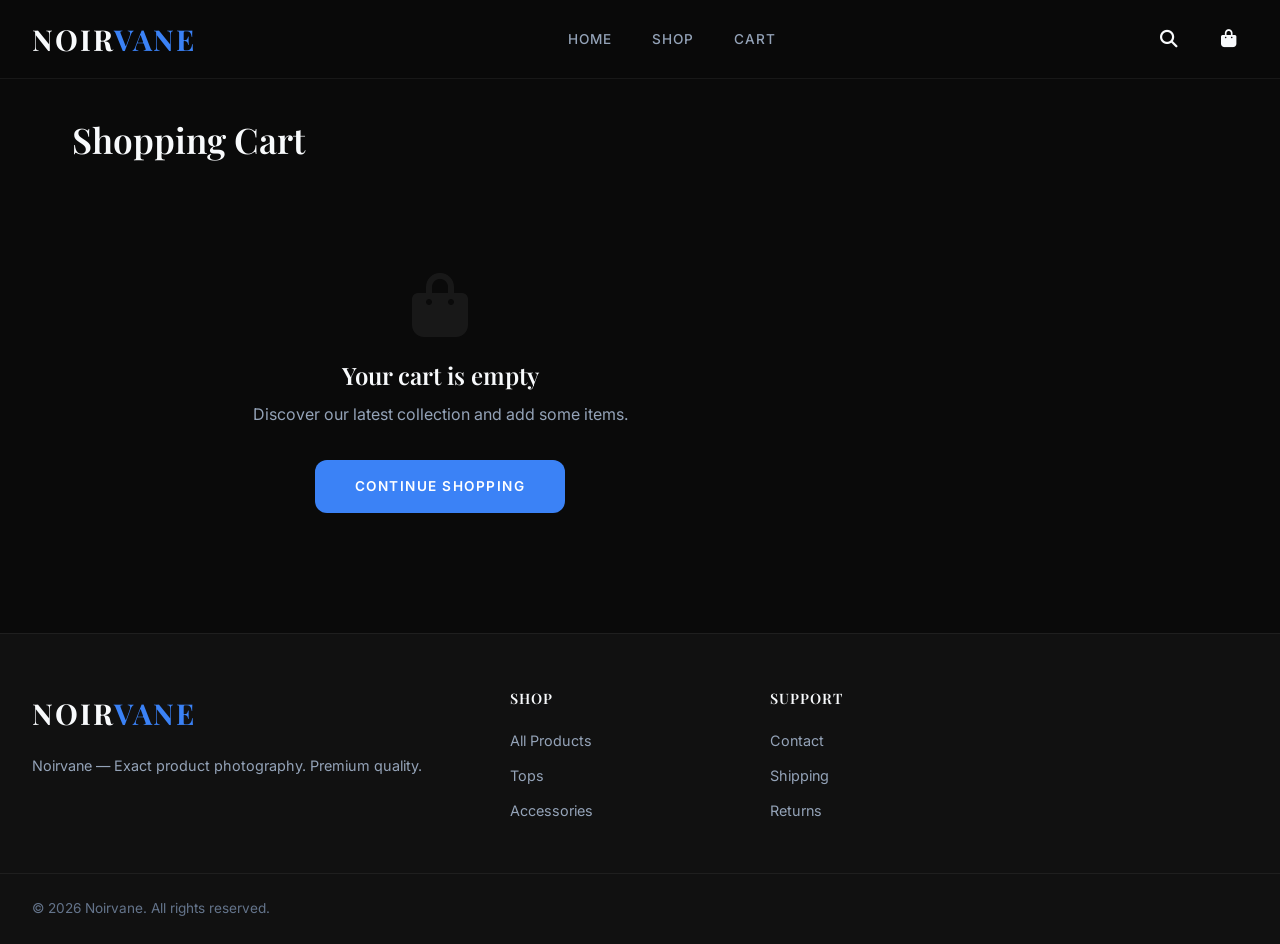
<file: cart.html>
<!DOCTYPE html>
<html lang="en">
<head>
  <meta charset="UTF-8">
  <meta name="viewport" content="width=device-width, initial-scale=1.0">
  <title>Shopping Cart | Noirvane</title>
  <link rel="preconnect" href="https://fonts.googleapis.com">
  <link rel="preconnect" href="https://fonts.gstatic.com" crossorigin>
  <link href="https://fonts.googleapis.com/css2?family=Playfair+Display:wght@400;600;700&family=Inter:wght@300;400;500;600;700&display=swap" rel="stylesheet">
  <link rel="stylesheet" href="https://cdnjs.cloudflare.com/ajax/libs/font-awesome/6.4.0/css/all.min.css" media="print" onload="this.media='all'">
  <link rel="stylesheet" href="css/main.css">
</head>
<body data-page="cart">
  <nav class="navbar" role="navigation">
    <div class="nav-container">
      <a href="index.html" class="logo">NOIR<span>VANE</span></a>
      <ul class="nav-links">
        <li><a href="index.html">Home</a></li>
        <li><a href="shop.html">Shop</a></li>
        <li><a href="cart.html">Cart</a></li>
      </ul>
      <div class="nav-actions">
        <button class="nav-icon" data-open-search aria-label="Search"><i class="fas fa-search"></i></button>
        <button class="nav-icon" data-open-cart aria-label="Cart"><i class="fas fa-shopping-bag"></i><span class="cart-count">0</span></button>
        <button class="mobile-menu-btn nav-icon" id="mobileMenuBtn"><i class="fas fa-bars"></i></button>
      </div>
    </div>
  </nav>

  <div class="mobile-menu-overlay" id="mobileOverlay"></div>
  <div class="mobile-menu" id="mobileMenu">
    <button class="mobile-menu-close" id="closeMobileMenu"><i class="fas fa-times"></i></button>
    <ul class="mobile-menu-links">
      <li><a href="index.html">Home</a></li>
      <li><a href="shop.html">Shop</a></li>
      <li><a href="cart.html">Cart</a></li>
    </ul>
  </div>

  <div class="search-modal" id="searchModal">
    <div class="search-input-wrapper">
      <input type="text" class="search-input" id="searchInput" placeholder="Search products...">
      <button class="close-search" id="closeSearch"><i class="fas fa-times"></i></button>
    </div>
    <div class="search-results" id="searchResults"></div>
  </div>

  <div class="cart-overlay" id="cartOverlay"></div>
  <div class="cart-sidebar" id="cartSidebar">
    <div class="cart-header"><h3>Shopping Cart</h3><button class="close-cart" id="closeCart"><i class="fas fa-times"></i></button></div>
    <div class="cart-items" id="cartItems"></div>
    <div class="cart-footer">
      <div class="cart-subtotal"><span>Subtotal</span><span id="cartTotal">$0.00</span></div>
      <a href="cart.html" class="checkout-btn" style="margin-bottom:0.5rem;background:var(--surface);">View Cart</a>
      <a href="checkout.html" class="checkout-btn">Checkout</a>
    </div>
  </div>

  <main class="cart-page">
    <h1>Shopping Cart</h1>
    <div class="cart-layout">
      <div id="cartItemsList"></div>
      <div class="cart-summary" id="cartSummary"></div>
    </div>
  </main>

  <footer class="footer">
    <div class="footer-grid">
      <div class="footer-brand">
        <a href="index.html" class="logo">NOIR<span>VANE</span></a>
        <p>Noirvane — Exact product photography. Premium quality.</p>
      </div>
      <div class="footer-links">
        <h4>Shop</h4>
        <ul>
          <li><a href="shop.html">All Products</a></li>
          <li><a href="shop.html?cat=tops">Tops</a></li>
          <li><a href="shop.html?cat=accessories">Accessories</a></li>
        </ul>
      </div>
      <div class="footer-links">
        <h4>Support</h4>
        <ul>
          <li><a href="#">Contact</a></li>
          <li><a href="#">Shipping</a></li>
          <li><a href="#">Returns</a></li>
        </ul>
      </div>
    </div>
    <div class="footer-bottom">
      <span>© 2026 Noirvane. All rights reserved.</span>
    </div>
  </footer>

  <script src="js/db.js"></script>
  <script src="js/app.js"></script>
</body>
</html>
</file>
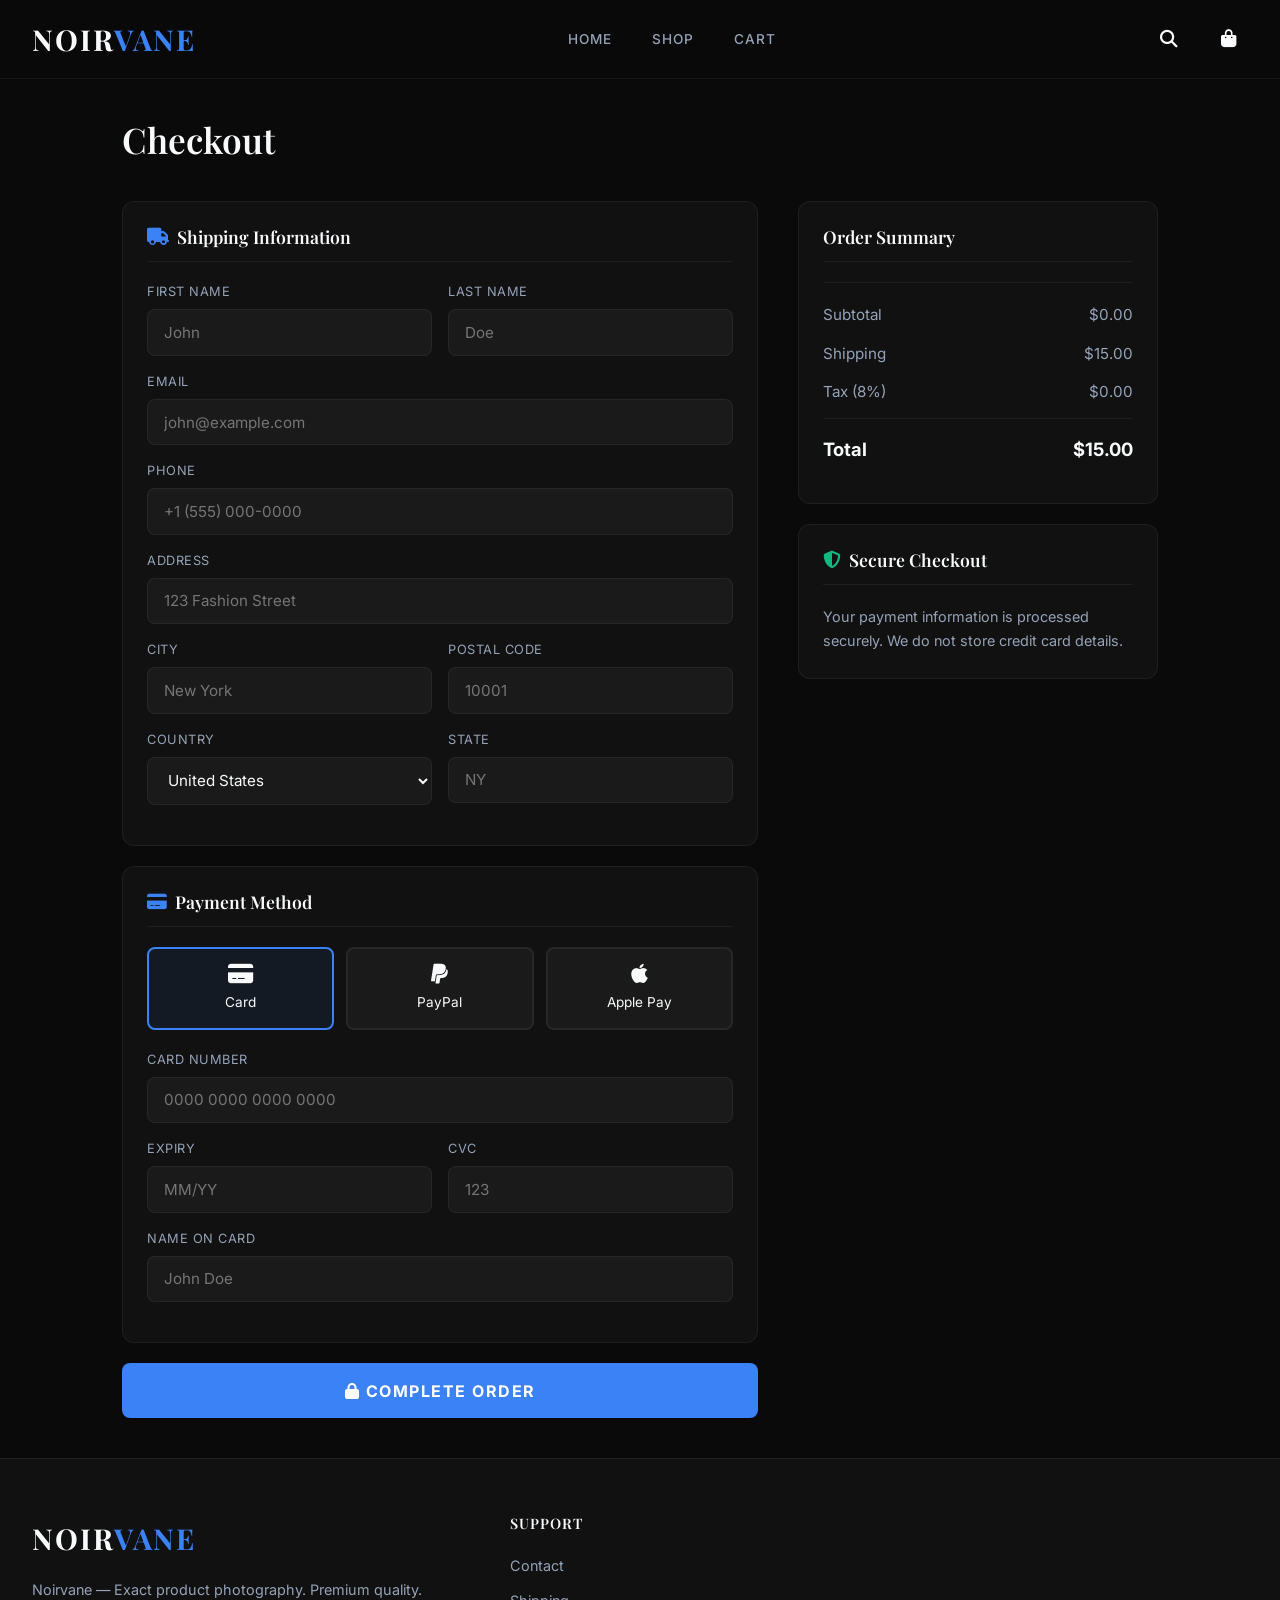
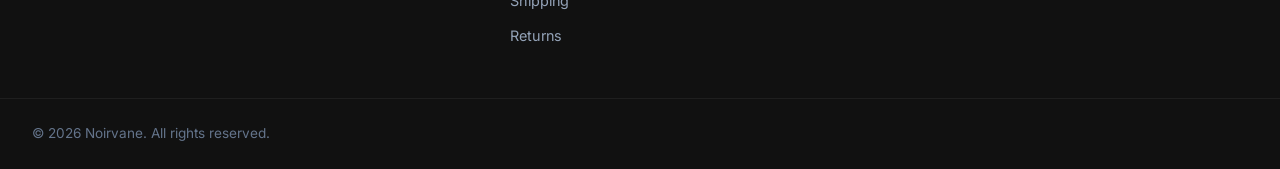
<file: checkout.html>
<!DOCTYPE html>
<html lang="en">
<head>
  <meta charset="UTF-8">
  <meta name="viewport" content="width=device-width, initial-scale=1.0">
  <title>Checkout | Noirvane</title>
  <link rel="preconnect" href="https://fonts.googleapis.com">
  <link rel="preconnect" href="https://fonts.gstatic.com" crossorigin>
  <link href="https://fonts.googleapis.com/css2?family=Playfair+Display:wght@400;600;700&family=Inter:wght@300;400;500;600;700&display=swap" rel="stylesheet">
  <link rel="stylesheet" href="https://cdnjs.cloudflare.com/ajax/libs/font-awesome/6.4.0/css/all.min.css" media="print" onload="this.media='all'">
  <link rel="stylesheet" href="css/main.css">
</head>
<body data-page="checkout">
  <nav class="navbar" role="navigation">
    <div class="nav-container">
      <a href="index.html" class="logo">NOIR<span>VANE</span></a>
      <ul class="nav-links">
        <li><a href="index.html">Home</a></li>
        <li><a href="shop.html">Shop</a></li>
        <li><a href="cart.html">Cart</a></li>
      </ul>
      <div class="nav-actions">
        <button class="nav-icon" data-open-search aria-label="Search"><i class="fas fa-search"></i></button>
        <button class="nav-icon" data-open-cart aria-label="Cart"><i class="fas fa-shopping-bag"></i><span class="cart-count">0</span></button>
        <button class="mobile-menu-btn nav-icon" id="mobileMenuBtn"><i class="fas fa-bars"></i></button>
      </div>
    </div>
  </nav>

  <div class="mobile-menu-overlay" id="mobileOverlay"></div>
  <div class="mobile-menu" id="mobileMenu">
    <button class="mobile-menu-close" id="closeMobileMenu"><i class="fas fa-times"></i></button>
    <ul class="mobile-menu-links">
      <li><a href="index.html">Home</a></li>
      <li><a href="shop.html">Shop</a></li>
      <li><a href="cart.html">Cart</a></li>
    </ul>
  </div>

  <div class="search-modal" id="searchModal">
    <div class="search-input-wrapper">
      <input type="text" class="search-input" id="searchInput" placeholder="Search products...">
      <button class="close-search" id="closeSearch"><i class="fas fa-times"></i></button>
    </div>
    <div class="search-results" id="searchResults"></div>
  </div>

  <div class="cart-overlay" id="cartOverlay"></div>
  <div class="cart-sidebar" id="cartSidebar">
    <div class="cart-header"><h3>Shopping Cart</h3><button class="close-cart" id="closeCart"><i class="fas fa-times"></i></button></div>
    <div class="cart-items" id="cartItems"></div>
    <div class="cart-footer">
      <div class="cart-subtotal"><span>Subtotal</span><span id="cartTotal">$0.00</span></div>
      <a href="cart.html" class="checkout-btn" style="margin-bottom:0.5rem;background:var(--surface);">View Cart</a>
      <a href="checkout.html" class="checkout-btn">Checkout</a>
    </div>
  </div>

  <main class="checkout-page">
    <h1>Checkout</h1>
    <div class="checkout-grid">
      <div>
        <form id="checkoutForm">
          <div class="checkout-section">
            <h3><i class="fas fa-truck" style="color:var(--accent-light);"></i> Shipping Information</h3>
            <div class="form-row">
              <div class="form-group"><label>First Name</label><input type="text" name="firstName" required placeholder="John"></div>
              <div class="form-group"><label>Last Name</label><input type="text" name="lastName" required placeholder="Doe"></div>
            </div>
            <div class="form-group"><label>Email</label><input type="email" name="email" required placeholder="john@example.com"></div>
            <div class="form-group"><label>Phone</label><input type="tel" required placeholder="+1 (555) 000-0000"></div>
            <div class="form-group"><label>Address</label><input type="text" required placeholder="123 Fashion Street"></div>
            <div class="form-row">
              <div class="form-group"><label>City</label><input type="text" required placeholder="New York"></div>
              <div class="form-group"><label>Postal Code</label><input type="text" required placeholder="10001"></div>
            </div>
            <div class="form-row">
              <div class="form-group"><label>Country</label>
                <select required><option>United States</option><option>United Kingdom</option><option>Canada</option><option>Australia</option></select>
              </div>
              <div class="form-group"><label>State</label><input type="text" required placeholder="NY"></div>
            </div>
          </div>

          <div class="checkout-section">
            <h3><i class="fas fa-credit-card" style="color:var(--accent-light);"></i> Payment Method</h3>
            <div class="payment-methods">
              <div class="payment-method active"><i class="fas fa-credit-card"></i><div>Card</div></div>
              <div class="payment-method"><i class="fab fa-paypal"></i><div>PayPal</div></div>
              <div class="payment-method"><i class="fab fa-apple"></i><div>Apple Pay</div></div>
            </div>
            <div class="form-group"><label>Card Number</label><input type="text" placeholder="0000 0000 0000 0000" maxlength="19"></div>
            <div class="form-row">
              <div class="form-group"><label>Expiry</label><input type="text" placeholder="MM/YY" maxlength="5"></div>
              <div class="form-group"><label>CVC</label><input type="text" placeholder="123" maxlength="4"></div>
            </div>
            <div class="form-group"><label>Name on Card</label><input type="text" placeholder="John Doe"></div>
          </div>

          <button type="submit" class="checkout-btn" style="width:100%;padding:1.1rem;font-size:1rem;">
            <i class="fas fa-lock"></i> Complete Order
          </button>
        </form>
      </div>

      <div>
        <div class="checkout-section">
          <h3>Order Summary</h3>
          <div id="checkoutItems"></div>
          <div id="checkoutSummary" style="margin-top:1.25rem;padding-top:1.25rem;border-top:1px solid var(--glass-border);"></div>
        </div>
        <div class="checkout-section">
          <h3><i class="fas fa-shield-alt" style="color:var(--success);"></i> Secure Checkout</h3>
          <p style="color:var(--text-muted);font-size:0.9rem;line-height:1.7;">Your payment information is processed securely. We do not store credit card details.</p>
        </div>
      </div>
    </div>
  </main>

  <footer class="footer">
    <div class="footer-grid">
      <div class="footer-brand">
        <a href="index.html" class="logo">NOIR<span>VANE</span></a>
        <p>Noirvane — Exact product photography. Premium quality.</p>
      </div>
      <div class="footer-links">
        <h4>Support</h4>
        <ul>
          <li><a href="#">Contact</a></li>
          <li><a href="#">Shipping</a></li>
          <li><a href="#">Returns</a></li>
        </ul>
      </div>
    </div>
    <div class="footer-bottom">
      <span>© 2026 Noirvane. All rights reserved.</span>
    </div>
  </footer>

  <script src="js/db.js"></script>
  <script src="js/app.js"></script>
</body>
</html>
</file>
<file: css/main.css>
/* ============================================
   NOIRVANE v2.0 — Performance-Optimized CSS
   ============================================ */

:root {
  --primary: #0a0a0a;
  --secondary: #111111;
  --surface: #1a1a1a;
  --accent: #1e3a8a;
  --accent-light: #3b82f6;
  --accent-glow: rgba(59, 130, 246, 0.3);
  --text: #f8fafc;
  --text-muted: #94a3b8;
  --text-dark: #64748b;
  --gold: #d4af37;
  --success: #10b981;
  --danger: #ef4444;
  --glass: rgba(255, 255, 255, 0.03);
  --glass-strong: rgba(255, 255, 255, 0.08);
  --glass-border: rgba(255, 255, 255, 0.06);
  --shadow: 0 25px 50px -12px rgba(0, 0, 0, 0.5);
  --radius: 12px;
  --radius-sm: 8px;
  --transition: all 0.25s cubic-bezier(0.4, 0, 0.2, 1);
}

*,
*::before,
*::after {
  margin: 0;
  padding: 0;
  box-sizing: border-box;
}

html {
  scroll-behavior: smooth;
  -webkit-text-size-adjust: 100%;
}

body {
  font-family: 'Inter', system-ui, -apple-system, sans-serif;
  background: var(--primary);
  color: var(--text);
  line-height: 1.6;
  overflow-x: hidden;
  -webkit-font-smoothing: antialiased;
}

h1,
h2,
h3,
h4 {
  font-family: 'Playfair Display', Georgia, serif;
  font-weight: 600;
  line-height: 1.2;
}

img {
  max-width: 100%;
  height: auto;
  display: block;
}

a {
  color: inherit;
  text-decoration: none;
}

button {
  font-family: inherit;
  cursor: pointer;
  border: none;
  background: none;
  color: inherit;
}

input,
select,
textarea {
  font-family: inherit;
  color: inherit;
}

::-webkit-scrollbar {
  width: 6px;
}

::-webkit-scrollbar-track {
  background: var(--primary);
}

::-webkit-scrollbar-thumb {
  background: var(--accent);
  border-radius: 3px;
}

/* ============================================
   NAVIGATION
   ============================================ */
.navbar {
  position: sticky;
  top: 0;
  z-index: 1000;
  background: rgba(10, 10, 10, 0.85);
  backdrop-filter: blur(20px) saturate(180%);
  border-bottom: 1px solid var(--glass-border);
  padding: 1rem 0;
  transition: var(--transition);
  will-change: transform;
}

.nav-container {
  max-width: 1400px;
  margin: 0 auto;
  padding: 0 2rem;
  display: flex;
  align-items: center;
  justify-content: space-between;
}

.logo {
  font-family: 'Playfair Display', serif;
  font-size: 1.8rem;
  font-weight: 700;
  letter-spacing: 2px;
  color: var(--text);
}

.logo span {
  color: var(--accent-light);
}

.nav-links {
  display: flex;
  gap: 2.5rem;
  list-style: none;
}

.nav-links a {
  color: var(--text-muted);
  font-size: 0.85rem;
  font-weight: 500;
  text-transform: uppercase;
  letter-spacing: 1px;
  transition: var(--transition);
  position: relative;
}

.nav-links a::after {
  content: '';
  position: absolute;
  bottom: -4px;
  left: 0;
  width: 0;
  height: 2px;
  background: var(--accent-light);
  transition: var(--transition);
}

.nav-links a:hover {
  color: var(--text);
}

.nav-links a:hover::after {
  width: 100%;
}

.nav-actions {
  display: flex;
  align-items: center;
  gap: 1.2rem;
}

.nav-icon {
  width: 40px;
  height: 40px;
  display: flex;
  align-items: center;
  justify-content: center;
  border-radius: 50%;
  font-size: 1.1rem;
  color: var(--text);
  transition: var(--transition);
  position: relative;
}

.nav-icon:hover {
  background: var(--glass);
  color: var(--accent-light);
}

.cart-count {
  position: absolute;
  top: -2px;
  right: -2px;
  background: var(--accent-light);
  color: white;
  font-size: 0.65rem;
  font-weight: 700;
  width: 18px;
  height: 18px;
  border-radius: 50%;
  display: flex;
  align-items: center;
  justify-content: center;
  display: none;
}

.mobile-menu-btn {
  display: none;
  font-size: 1.4rem;
}

/* ============================================
   HERO
   ============================================ */
.hero {
  position: relative;
  height: 100vh;
  min-height: 700px;
  display: flex;
  align-items: center;
  overflow: hidden;
  contain: layout style;
 margin-top: 0px;
}

.hero-bg {
  position: absolute;
  inset: 0;
  background-size: cover;
  background-position: center 20%;
  filter: brightness(0.35);
  transform: scale(1.05);
  animation: heroZoom 25s ease-in-out infinite alternate;
  will-change: transform;
  height: 580px;
}

@keyframes heroZoom {
  from {
    transform: scale(1.05);
  }

  to {
    transform: scale(1.15);
  }
}

.hero-content {
  position: relative;
  z-index: 2;
  max-width: 1400px;
  margin: 0 auto;
  padding: 0 2rem;
  width: 100%;
  margin-top: 0px;
  
}

.hero-badge {
  display: inline-block;
  background: var(--glass-strong);
  border: 1px solid var(--glass-border);
  padding: 0.5rem 1.5rem;
  border-radius: 100px;
  font-size: 0.8rem;
  text-transform: uppercase;
  letter-spacing: 2px;
  color: var(--accent-light);
  margin-bottom: 1.5rem;
  backdrop-filter: blur(10px);
}

.hero h1 {
  font-size: clamp(2.8rem, 6vw, 5rem);
  margin-bottom: 1.5rem;
  max-width: 700px;
}

.hero p {
  font-size: 1.15rem;
  color: var(--text-muted);
  max-width: 550px;
  margin-bottom: 2.5rem;
}

/* ============================================
   BUTTONS
   ============================================ */
.btn {
  display: inline-flex;
  align-items: center;
  gap: 0.75rem;
  padding: 1rem 2.5rem;
  border-radius: var(--radius);
  font-size: 0.85rem;
  font-weight: 600;
  text-transform: uppercase;
  letter-spacing: 1.5px;
  transition: var(--transition);
  border: none;
  cursor: pointer;
}

.btn-primary {
  background: var(--accent-light);
  color: white;
}

.btn-primary:hover {
  background: var(--accent);
  transform: translateY(-2px);
  box-shadow: 0 10px 40px var(--accent-glow);
}

.btn-outline {
  background: transparent;
  color: var(--text);
  border: 1px solid var(--glass-border);
}

.btn-outline:hover {
  background: var(--glass);
  border-color: var(--accent-light);
}

.btn-sm {
  padding: 0.75rem 1.5rem;
  font-size: 0.8rem;
}

/* ============================================
   SECTIONS & REVEAL
   ============================================ */
.section {
  padding: 5rem 0;
  max-width: 1400px;
  margin: 0 auto;
  padding-left: 2rem;
  padding-right: 2rem;
}

.section-header {
  text-align: center;
  margin-bottom: 3rem;
}

.section-header h2 {
  font-size: clamp(1.8rem, 4vw, 2.8rem);
  margin-bottom: 0.75rem;
}

.section-header p {
  color: var(--text-muted);
  font-size: 1.05rem;
  max-width: 500px;
  margin: 0 auto;
}

.reveal {
  opacity: 0;
  transform: translateY(30px);
  transition: opacity 0.7s ease, transform 0.7s ease;
}

.reveal.active {
  opacity: 1;
  transform: translateY(0);
}

/* ============================================
   PRODUCT GRID & CARDS
   ============================================ */
.product-grid {
  display: grid;
  grid-template-columns: repeat(auto-fill, minmax(280px, 1fr));
  gap: 1.5rem;
  contain: layout style paint;
}

.product-card {
  background: var(--secondary);
  border-radius: var(--radius);
  overflow: hidden;
  border: 1px solid var(--glass-border);
  transition: var(--transition);
  position: relative;
  will-change: transform;
}

.product-card:hover {
  transform: translateY(-6px);
  border-color: var(--accent);
  box-shadow: 0 20px 40px rgba(0, 0, 0, 0.4);
}

.product-image {
  position: relative;
  aspect-ratio: 3/4;
  overflow: hidden;
  background: var(--surface);
}

.product-image img {
  width: 100%;
  height: 100%;
  object-fit: cover;
  transition: transform 0.5s ease, opacity 0.3s ease;
  opacity: 0.9;
}

.product-image img.loaded {
  opacity: 1;
}

.product-card:hover .product-image img {
  transform: scale(1.06);
}

.badge {
  position: absolute;
  top: 1rem;
  left: 1rem;
  padding: 0.35rem 0.9rem;
  border-radius: 100px;
  font-size: 0.7rem;
  font-weight: 700;
  text-transform: uppercase;
  letter-spacing: 1px;
  z-index: 2;
}

.badge-trending {
  background: var(--gold);
  color: var(--primary);
}

.badge-new {
  background: var(--accent-light);
  color: white;
}

.badge-sale {
  background: var(--danger);
  color: white;
}

.product-actions {
  position: absolute;
  top: 1rem;
  right: 1rem;
  display: flex;
  flex-direction: column;
  gap: 0.5rem;
  opacity: 0;
  transform: translateX(8px);
  transition: var(--transition);
}

.product-card:hover .product-actions {
  opacity: 1;
  transform: translateX(0);
}

.action-btn {
  width: 38px;
  height: 38px;
  border-radius: 50%;
  background: var(--glass-strong);
  backdrop-filter: blur(10px);
  border: 1px solid var(--glass-border);
  color: var(--text);
  display: flex;
  align-items: center;
  justify-content: center;
  transition: var(--transition);
  font-size: 0.9rem;
}

.action-btn:hover {
  background: var(--accent-light);
  border-color: var(--accent-light);
  color: white;
}

.action-btn.active {
  background: var(--danger);
  border-color: var(--danger);
  color: white;
}

.product-info {
  padding: 1.25rem;
}

.product-category {
  font-size: 0.7rem;
  text-transform: uppercase;
  letter-spacing: 1.5px;
  color: var(--accent-light);
  margin-bottom: 0.4rem;
}

.product-name {
  font-family: 'Playfair Display', serif;
  font-size: 1.05rem;
  margin-bottom: 0.5rem;
  display: block;
  transition: color 0.2s;
}

.product-name:hover {
  color: var(--accent-light);
}

.product-price {
  display: flex;
  align-items: center;
  gap: 0.6rem;
  margin-bottom: 0.5rem;
}

.price {
  font-size: 1.15rem;
  font-weight: 700;
}

.price-sale {
  font-size: 0.9rem;
  color: var(--text-muted);
  text-decoration: line-through;
}

.rating {
  display: flex;
  align-items: center;
  gap: 0.25rem;
  color: var(--gold);
  font-size: 0.85rem;
  margin-bottom: 1rem;
}

.rating span {
  color: var(--text-muted);
  margin-left: 0.25rem;
}

.add-to-cart-btn {
  width: 100%;
  padding: 0.8rem;
  background: var(--surface);
  border: 1px solid var(--glass-border);
  color: var(--text);
  border-radius: var(--radius-sm);
  font-size: 0.8rem;
  font-weight: 600;
  text-transform: uppercase;
  letter-spacing: 1px;
  transition: var(--transition);
  display: flex;
  align-items: center;
  justify-content: center;
  gap: 0.5rem;
}

.add-to-cart-btn:hover {
  background: var(--accent-light);
  border-color: var(--accent-light);
  color: white;
}

/* ============================================
   CART SIDEBAR
   ============================================ */
.cart-sidebar {
  position: fixed;
  top: 0;
  right: -420px;
  width: 420px;
  max-width: 100%;
  height: 100vh;
  background: var(--secondary);
  border-left: 1px solid var(--glass-border);
  z-index: 2000;
  transition: right 0.35s cubic-bezier(0.4, 0, 0.2, 1);
  display: flex;
  flex-direction: column;
  will-change: transform;
}

.cart-sidebar.open {
  right: 0;
}

.cart-overlay {
  position: fixed;
  inset: 0;
  background: rgba(0, 0, 0, 0.6);
  backdrop-filter: blur(4px);
  z-index: 1999;
  opacity: 0;
  visibility: hidden;
  transition: var(--transition);
}

.cart-overlay.open {
  opacity: 1;
  visibility: visible;
}

.cart-header {
  padding: 1.5rem 2rem;
  border-bottom: 1px solid var(--glass-border);
  display: flex;
  align-items: center;
  justify-content: space-between;
}

.cart-header h3 {
  font-size: 1.25rem;
}

.close-cart {
  width: 36px;
  height: 36px;
  display: flex;
  align-items: center;
  justify-content: center;
  border-radius: 50%;
  transition: var(--transition);
  font-size: 1.2rem;
}

.close-cart:hover {
  background: var(--glass);
  color: var(--accent-light);
}

.cart-items {
  flex: 1;
  overflow-y: auto;
  padding: 1rem 2rem;
}

.cart-empty {
  text-align: center;
  padding: 4rem 2rem;
  color: var(--text-muted);
}

.cart-empty i {
  font-size: 3rem;
  margin-bottom: 1rem;
  opacity: 0.3;
  display: block;
}

.cart-item {
  display: flex;
  gap: 1rem;
  padding: 1.25rem 0;
  border-bottom: 1px solid var(--glass-border);
}

.cart-item-image {
  width: 70px;
  height: 90px;
  border-radius: var(--radius-sm);
  overflow: hidden;
  flex-shrink: 0;
  background: var(--surface);
}

.cart-item-image img {
  width: 100%;
  height: 100%;
  object-fit: cover;
}

.cart-item-details {
  flex: 1;
  min-width: 0;
}

.cart-item-name {
  font-weight: 600;
  font-size: 0.95rem;
  margin-bottom: 0.2rem;
  white-space: nowrap;
  overflow: hidden;
  text-overflow: ellipsis;
}

.cart-item-meta {
  font-size: 0.8rem;
  color: var(--text-muted);
  margin-bottom: 0.75rem;
}

.cart-item-actions {
  display: flex;
  align-items: center;
  gap: 0.75rem;
}

.qty-btn {
  width: 26px;
  height: 26px;
  border-radius: 50%;
  background: var(--surface);
  border: 1px solid var(--glass-border);
  color: var(--text);
  display: flex;
  align-items: center;
  justify-content: center;
  font-size: 0.85rem;
  transition: var(--transition);
}

.qty-btn:hover {
  background: var(--accent-light);
  border-color: var(--accent-light);
}

.cart-item-price {
  font-weight: 700;
  margin-left: auto;
  font-size: 0.95rem;
}

.remove-item {
  color: var(--danger);
  font-size: 0.85rem;
  transition: opacity 0.2s;
  align-self: flex-start;
}

.remove-item:hover {
  opacity: 0.7;
}

.cart-footer {
  padding: 1.5rem 2rem;
  border-top: 1px solid var(--glass-border);
  background: var(--primary);
}

.cart-subtotal {
  display: flex;
  justify-content: space-between;
  margin-bottom: 1rem;
  font-size: 1.1rem;
}

.checkout-btn {
  width: 100%;
  padding: 1rem;
  background: var(--accent-light);
  color: white;
  border-radius: var(--radius-sm);
  font-size: 0.85rem;
  font-weight: 700;
  text-transform: uppercase;
  letter-spacing: 1.5px;
  transition: var(--transition);
  display: block;
  text-align: center;
}

.checkout-btn:hover {
  background: var(--accent);
  transform: translateY(-1px);
}

/* ============================================
   SEARCH MODAL
   ============================================ */
.search-modal {
  position: fixed;
  inset: 0;
  background: rgba(10, 10, 10, 0.97);
  backdrop-filter: blur(20px);
  z-index: 3000;
  display: flex;
  flex-direction: column;
  align-items: center;
  padding-top: 12vh;
  opacity: 0;
  visibility: hidden;
  transition: var(--transition);
}

.search-modal.open {
  opacity: 1;
  visibility: visible;
}

.search-input-wrapper {
  width: 100%;
  max-width: 700px;
  padding: 0 2rem;
  position: relative;
}

.search-input {
  width: 100%;
  padding: 1.25rem 3rem;
  background: var(--glass);
  border: 1px solid var(--glass-border);
  border-radius: var(--radius);
  color: var(--text);
  font-size: 1.2rem;
  outline: none;
  transition: var(--transition);
}

.search-input:focus {
  border-color: var(--accent-light);
  background: var(--glass-strong);
}

.close-search {
  position: absolute;
  top: 50%;
  right: 3rem;
  transform: translateY(-50%);
  font-size: 1.3rem;
  color: var(--text-muted);
  transition: color 0.2s;
}

.close-search:hover {
  color: var(--text);
}

.search-results {
  width: 100%;
  max-width: 700px;
  padding: 1.5rem 2rem;
  margin-top: 1.5rem;
  max-height: 55vh;
  overflow-y: auto;
}

.search-result-item {
  display: flex;
  align-items: center;
  gap: 1rem;
  padding: 1rem;
  border-bottom: 1px solid var(--glass-border);
  color: var(--text);
  transition: background 0.2s;
}

.search-result-item:hover {
  background: var(--glass);
}

.search-result-item img {
  width: 55px;
  height: 70px;
  object-fit: cover;
  border-radius: var(--radius-sm);
  background: var(--surface);
}

.search-result-name {
  font-weight: 600;
  margin-bottom: 0.2rem;
}

.search-result-meta {
  color: var(--text-muted);
  font-size: 0.85rem;
}

.search-empty {
  text-align: center;
  padding: 2rem;
  color: var(--text-muted);
}

/* ============================================
   CATEGORIES
   ============================================ */
.category-grid {
  display: grid;
  grid-template-columns: repeat(auto-fit, minmax(220px, 1fr));
  gap: 1.25rem;
}

.category-card {
  position: relative;
  aspect-ratio: 1;
  border-radius: var(--radius);
  overflow: hidden;
  cursor: pointer;
  contain: layout style paint;
}

.category-card img {
  width: 100%;
  height: 100%;
  object-fit: cover;
  transition: transform 0.6s ease;
}

.category-card:hover img {
  transform: scale(1.08);
}

.category-overlay {
  position: absolute;
  inset: 0;
  background: linear-gradient(to top, rgba(0, 0, 0, 0.85) 0%, transparent 60%);
  display: flex;
  flex-direction: column;
  justify-content: flex-end;
  padding: 1.5rem;
}

.category-name {
  font-family: 'Playfair Display', serif;
  font-size: 1.4rem;
  margin-bottom: 0.3rem;
}

.category-count {
  font-size: 0.8rem;
  color: var(--text-muted);
}

/* ============================================
   LIMITED BANNER
   ============================================ */
.limited-banner {
  position: relative;
  border-radius: var(--radius);
  overflow: hidden;
  min-height: 450px;
  display: flex;
  align-items: center;
  contain: layout style paint;
}

.limited-banner-bg {
  position: absolute;
  inset: 0;
  background-size: cover;
  background-position: center;
  filter: brightness(0.3);
}

.limited-content {
  position: relative;
  z-index: 2;
  padding: 3rem;
  max-width: 550px;
}

.limited-content h2 {
  font-size: clamp(1.8rem, 4vw, 3rem);
  margin-bottom: 1rem;
}

.limited-content p {
  color: var(--text-muted);
  margin-bottom: 1.5rem;
  font-size: 1.05rem;
}

.countdown {
  display: flex;
  gap: 1.25rem;
  margin-bottom: 2rem;
}

.countdown-item {
  text-align: center;
}

.countdown-value {
  font-size: 2.2rem;
  font-weight: 700;
  color: var(--accent-light);
  line-height: 1;
  font-variant-numeric: tabular-nums;
}

.countdown-label {
  font-size: 0.7rem;
  text-transform: uppercase;
  letter-spacing: 1px;
  color: var(--text-muted);
  margin-top: 0.4rem;
}

/* ============================================
   NEWSLETTER
   ============================================ */
.newsletter-section {
  background: linear-gradient(135deg, var(--accent) 0%, var(--primary) 100%);
  border-radius: var(--radius);
  padding: 3.5rem;
  text-align: center;
  position: relative;
  overflow: hidden;
}

.newsletter-section::before {
  content: '';
  position: absolute;
  inset: 0;
  background: radial-gradient(circle at 50% 50%, rgba(59, 130, 246, 0.12) 0%, transparent 70%);
}

.newsletter-content {
  position: relative;
  z-index: 2;
}

.newsletter-form {
  display: flex;
  gap: 0.75rem;
  max-width: 480px;
  margin: 1.5rem auto 0;
}

.newsletter-form input {
  flex: 1;
  padding: 0.9rem 1.25rem;
  background: var(--glass);
  border: 1px solid var(--glass-border);
  border-radius: var(--radius-sm);
  color: var(--text);
  outline: none;
  font-size: 0.95rem;
}

.newsletter-form input:focus {
  border-color: var(--accent-light);
  background: var(--glass-strong);
}

.newsletter-form button {
  padding: 0.9rem 1.75rem;
  background: var(--text);
  color: var(--primary);
  border-radius: var(--radius-sm);
  font-weight: 700;
  font-size: 0.85rem;
  text-transform: uppercase;
  letter-spacing: 1px;
  transition: var(--transition);
}

.newsletter-form button:hover {
  background: var(--accent-light);
  color: white;
}

/* ============================================
   FOOTER
   ============================================ */
.footer {
  background: var(--secondary);
  border-top: 1px solid var(--glass-border);
  padding: 3.5rem 0 1.5rem;
}

.footer-grid {
  display: grid;
  grid-template-columns: 2fr repeat(3, 1fr);
  gap: 2.5rem;
  max-width: 1400px;
  margin: 0 auto;
  padding: 0 2rem;
}

.footer-brand p {
  color: var(--text-muted);
  font-size: 0.9rem;
  line-height: 1.8;
  margin-top: 1rem;
}

.footer-links h4 {
  font-size: 0.9rem;
  margin-bottom: 1.25rem;
  text-transform: uppercase;
  letter-spacing: 1px;
}

.footer-links ul {
  list-style: none;
}

.footer-links li {
  margin-bottom: 0.6rem;
}

.footer-links a {
  color: var(--text-muted);
  font-size: 0.9rem;
  transition: color 0.2s;
}

.footer-links a:hover {
  color: var(--accent-light);
}

.footer-bottom {
  max-width: 1400px;
  margin: 2.5rem auto 0;
  padding: 1.5rem 2rem 0;
  border-top: 1px solid var(--glass-border);
  display: flex;
  justify-content: space-between;
  align-items: center;
  color: var(--text-dark);
  font-size: 0.85rem;
}

/* ============================================
   SHOP PAGE
   ============================================ */
.shop-layout {
  display: grid;
  grid-template-columns: 260px 1fr;
  gap: 2.5rem;
}

.shop-sidebar {
  position: sticky;
  top: 90px;
  height: fit-content;
}

.filter-section {
  margin-bottom: 1.5rem;
  background: var(--secondary);
  border-radius: var(--radius);
  padding: 1.25rem;
  border: 1px solid var(--glass-border);
}

.filter-section h4 {
  font-size: 0.8rem;
  text-transform: uppercase;
  letter-spacing: 1px;
  margin-bottom: 0.875rem;
}

.filter-option {
  display: flex;
  align-items: center;
  gap: 0.6rem;
  margin-bottom: 0.6rem;
  cursor: pointer;
  color: var(--text-muted);
  transition: color 0.2s;
  font-size: 0.9rem;
}

.filter-option:hover {
  color: var(--text);
}

.filter-option input[type="checkbox"] {
  width: 16px;
  height: 16px;
  accent-color: var(--accent-light);
  cursor: pointer;
}

.price-slider {
  width: 100%;
  height: 4px;
  border-radius: 2px;
  background: var(--glass-border);
  outline: none;
  -webkit-appearance: none;
  appearance: none;
}

.price-slider::-webkit-slider-thumb {
  -webkit-appearance: none;
  appearance: none;
  width: 16px;
  height: 16px;
  border-radius: 50%;
  background: var(--accent-light);
  cursor: pointer;
}

.price-display {
  display: flex;
  justify-content: space-between;
  margin-top: 0.6rem;
  font-size: 0.8rem;
  color: var(--text-muted);
}

.shop-header {
  display: flex;
  justify-content: space-between;
  align-items: center;
  margin-bottom: 1.5rem;
  flex-wrap: wrap;
  gap: 1rem;
}

.shop-header h2 {
  font-size: 1.4rem;
}

.results-count {
  color: var(--text-muted);
  font-size: 0.9rem;
}

.sort-select {
  padding: 0.6rem 1.25rem;
  background: var(--surface);
  border: 1px solid var(--glass-border);
  border-radius: var(--radius-sm);
  color: var(--text);
  outline: none;
  cursor: pointer;
  font-size: 0.9rem;
}

/* ============================================
   PRODUCT PAGE
   ============================================ */
.product-page {
  display: grid;
  grid-template-columns: 1fr 1fr;
  gap: 3rem;
  padding-top: 2rem;
  max-width: 1400px;
  margin: 0 auto;
  padding-left: 2rem;
  padding-right: 2rem;
}

.product-gallery {
  position: sticky;
  top: 90px;
}

.gallery-main {
  aspect-ratio: 3/4;
  border-radius: var(--radius);
  overflow: hidden;
  margin-bottom: 1rem;
  background: var(--secondary);
}

.gallery-main img {
  width: 100%;
  height: 100%;
  object-fit: cover;
}

.product-details h1 {
  font-size: 2.2rem;
  margin-bottom: 0.75rem;
}

.product-meta {
  display: flex;
  align-items: center;
  gap: 1.25rem;
  margin-bottom: 1.25rem;
  flex-wrap: wrap;
}

.product-description {
  color: var(--text-muted);
  line-height: 1.8;
  margin-bottom: 1.5rem;
}

.selector-group {
  margin-bottom: 1.25rem;
}

.selector-group label {
  display: block;
  font-size: 0.8rem;
  text-transform: uppercase;
  letter-spacing: 1px;
  margin-bottom: 0.6rem;
  color: var(--text-muted);
}

.size-options,
.color-options {
  display: flex;
  gap: 0.6rem;
  flex-wrap: wrap;
}

.size-option {
  min-width: 44px;
  height: 44px;
  display: flex;
  align-items: center;
  justify-content: center;
  border: 1px solid var(--glass-border);
  border-radius: var(--radius-sm);
  cursor: pointer;
  transition: var(--transition);
  font-size: 0.85rem;
  font-weight: 600;
  background: var(--surface);
}

.size-option:hover {
  border-color: var(--accent-light);
}

.size-option.active {
  background: var(--accent-light);
  border-color: var(--accent-light);
  color: white;
}

.color-option {
  width: 32px;
  height: 32px;
  border-radius: 50%;
  border: 2px solid transparent;
  cursor: pointer;
  transition: var(--transition);
  position: relative;
}

.color-option.active {
  border-color: var(--text);
  box-shadow: 0 0 0 2px var(--accent-light);
}

.quantity-selector {
  display: flex;
  align-items: center;
  border: 1px solid var(--glass-border);
  border-radius: var(--radius-sm);
  width: fit-content;
}

.quantity-selector button {
  width: 40px;
  height: 48px;
  background: none;
  font-size: 1.1rem;
  transition: background 0.2s;
}

.quantity-selector button:hover {
  background: var(--glass);
}

.quantity-selector input {
  width: 50px;
  height: 48px;
  background: none;
  border: none;
  text-align: center;
  font-size: 1rem;
  font-weight: 600;
  outline: none;
}

.product-actions-row {
  display: flex;
  gap: 1rem;
  margin-top: 1.5rem;
}

.add-to-cart-large {
  flex: 1;
  padding: 1.1rem;
  background: var(--accent-light);
  color: white;
  border-radius: var(--radius-sm);
  font-size: 0.95rem;
  font-weight: 700;
  text-transform: uppercase;
  letter-spacing: 1.5px;
  transition: var(--transition);
  display: flex;
  align-items: center;
  justify-content: center;
  gap: 0.75rem;
}

.add-to-cart-large:hover {
  background: var(--accent);
  transform: translateY(-2px);
  box-shadow: 0 10px 40px var(--accent-glow);
}

.wishlist-large {
  width: 56px;
  height: 56px;
  display: flex;
  align-items: center;
  justify-content: center;
  background: var(--surface);
  border: 1px solid var(--glass-border);
  border-radius: var(--radius-sm);
  font-size: 1.2rem;
  transition: var(--transition);
}

.wishlist-large:hover,
.wishlist-large.active {
  background: var(--danger);
  border-color: var(--danger);
  color: white;
}

.specs-table {
  width: 100%;
  margin-top: 1.5rem;
  border-collapse: collapse;
}

.specs-table td {
  padding: 0.875rem;
  border-bottom: 1px solid var(--glass-border);
  font-size: 0.9rem;
}

.specs-table td:first-child {
  color: var(--text-muted);
  width: 35%;
}

.reviews-section {
  margin-top: 3rem;
  padding-top: 3rem;
  border-top: 1px solid var(--glass-border);
}

.review-card {
  background: var(--secondary);
  border-radius: var(--radius);
  padding: 1.25rem;
  border: 1px solid var(--glass-border);
  margin-bottom: 1rem;
}

.review-header {
  display: flex;
  justify-content: space-between;
  margin-bottom: 0.75rem;
  align-items: flex-start;
}

.review-author {
  font-weight: 600;
}

.review-date {
  color: var(--text-muted);
  font-size: 0.8rem;
}

.review-text {
  color: var(--text-muted);
  line-height: 1.7;
  font-size: 0.95rem;
}

/* ============================================
   CART PAGE
   ============================================ */
.cart-page {
  max-width: 1200px;
  margin: 0 auto;
  padding: 2.5rem 2rem;
}

.cart-page h1 {
  font-size: 2.2rem;
  margin-bottom: 2rem;
}

.cart-layout {
  display: grid;
  grid-template-columns: 1fr 360px;
  gap: 2.5rem;
}

.cart-empty-page {
  text-align: center;
  padding: 5rem 2rem;
  grid-column: 1 / -1;
}

.cart-empty-page i {
  font-size: 4rem;
  color: var(--glass-border);
  margin-bottom: 1.5rem;
  display: block;
}

.cart-empty-page h2 {
  margin-bottom: 0.75rem;
}

.cart-empty-page p {
  color: var(--text-muted);
  margin-bottom: 2rem;
}

.cart-table-header {
  display: grid;
  grid-template-columns: 2fr 1fr 1fr 1fr 40px;
  padding: 0.875rem 0;
  border-bottom: 1px solid var(--glass-border);
  color: var(--text-muted);
  font-size: 0.8rem;
  text-transform: uppercase;
  letter-spacing: 1px;
}

.cart-table-row {
  display: grid;
  grid-template-columns: 2fr 1fr 1fr 1fr 40px;
  padding: 1.25rem 0;
  border-bottom: 1px solid var(--glass-border);
  align-items: center;
}

.cart-product-info {
  display: flex;
  gap: 1rem;
  align-items: center;
}

.cart-product-info img {
  width: 70px;
  height: 90px;
  object-fit: cover;
  border-radius: var(--radius-sm);
  background: var(--surface);
}

.cart-product-details h4 {
  font-size: 0.95rem;
  margin-bottom: 0.2rem;
}

.cart-product-details p {
  font-size: 0.8rem;
  color: var(--text-muted);
}

.cart-qty {
  display: flex;
  align-items: center;
  gap: 0.5rem;
}

.cart-summary {
  background: var(--secondary);
  border-radius: var(--radius);
  padding: 1.5rem;
  border: 1px solid var(--glass-border);
  position: sticky;
  top: 90px;
  height: fit-content;
}

.summary-row {
  display: flex;
  justify-content: space-between;
  margin-bottom: 0.875rem;
  color: var(--text-muted);
  font-size: 0.95rem;
}

.summary-row.total {
  font-size: 1.15rem;
  font-weight: 700;
  color: var(--text);
  padding-top: 1rem;
  border-top: 1px solid var(--glass-border);
  margin-top: 0.5rem;
}

.promo-input {
  display: flex;
  gap: 0.5rem;
  margin: 1.25rem 0;
}

.promo-input input {
  flex: 1;
  padding: 0.75rem;
  background: var(--surface);
  border: 1px solid var(--glass-border);
  border-radius: var(--radius-sm);
  color: var(--text);
  outline: none;
  font-size: 0.9rem;
}

.promo-input button {
  padding: 0.75rem 1.25rem;
  background: var(--glass);
  border: 1px solid var(--glass-border);
  color: var(--text);
  border-radius: var(--radius-sm);
  font-weight: 600;
  font-size: 0.85rem;
  transition: var(--transition);
}

.promo-input button:hover {
  background: var(--accent-light);
  border-color: var(--accent-light);
  color: white;
}

.shipping-note {
  font-size: 0.8rem;
  color: var(--text-muted);
  margin-bottom: 1.25rem;
}

.continue-link {
  display: block;
  text-align: center;
  margin-top: 1rem;
  color: var(--text-muted);
  font-size: 0.9rem;
  transition: color 0.2s;
}

.continue-link:hover {
  color: var(--accent-light);
}

/* ============================================
   CHECKOUT
   ============================================ */
.checkout-page {
  max-width: 1100px;
  margin: 0 auto;
  padding: 2.5rem 2rem;
}

.checkout-page>h1 {
  font-size: 2.2rem;
  margin-bottom: 2.5rem;
}

.checkout-grid {
  display: grid;
  grid-template-columns: 1fr 360px;
  gap: 2.5rem;
}

.checkout-section {
  background: var(--secondary);
  border-radius: var(--radius);
  padding: 1.5rem;
  border: 1px solid var(--glass-border);
  margin-bottom: 1.25rem;
}

.checkout-section h3 {
  font-size: 1.1rem;
  margin-bottom: 1.25rem;
  padding-bottom: 0.875rem;
  border-bottom: 1px solid var(--glass-border);
  display: flex;
  align-items: center;
  gap: 0.5rem;
}

.form-row {
  display: grid;
  grid-template-columns: 1fr 1fr;
  gap: 1rem;
}

.form-group {
  margin-bottom: 1rem;
}

.form-group.full {
  grid-column: 1 / -1;
}

.form-group label {
  display: block;
  font-size: 0.8rem;
  margin-bottom: 0.4rem;
  color: var(--text-muted);
  text-transform: uppercase;
  letter-spacing: 0.5px;
}

.form-group input,
.form-group select,
.form-group textarea {
  width: 100%;
  padding: 0.8rem 1rem;
  background: var(--surface);
  border: 1px solid var(--glass-border);
  border-radius: var(--radius-sm);
  color: var(--text);
  outline: none;
  transition: border-color 0.2s;
  font-size: 0.95rem;
}

.form-group input:focus,
.form-group select:focus,
.form-group textarea:focus {
  border-color: var(--accent-light);
}

.payment-methods {
  display: flex;
  gap: 0.75rem;
  margin-bottom: 1.25rem;
}

.payment-method {
  flex: 1;
  padding: 0.875rem;
  background: var(--surface);
  border: 2px solid var(--glass-border);
  border-radius: var(--radius-sm);
  text-align: center;
  cursor: pointer;
  transition: var(--transition);
  font-size: 0.85rem;
}

.payment-method i {
  font-size: 1.4rem;
  margin-bottom: 0.4rem;
  display: block;
}

.payment-method.active {
  border-color: var(--accent-light);
  background: rgba(59, 130, 246, 0.08);
}

.order-item {
  display: flex;
  gap: 1rem;
  margin-bottom: 0.875rem;
  padding-bottom: 0.875rem;
  border-bottom: 1px solid var(--glass-border);
}

.order-item img {
  width: 55px;
  height: 70px;
  object-fit: cover;
  border-radius: var(--radius-sm);
  background: var(--surface);
}

.order-item-details {
  flex: 1;
}

.order-item-details h4 {
  font-size: 0.9rem;
  margin-bottom: 0.2rem;
}

.order-item-details p {
  font-size: 0.8rem;
  color: var(--text-muted);
}

.order-item-price {
  font-weight: 700;
  font-size: 0.95rem;
}

/* ============================================
   ADMIN
   ============================================ */
.admin-page {
  padding: 2rem;
  max-width: 1400px;
  margin: 0 auto;
}

.admin-header {
  display: flex;
  justify-content: space-between;
  align-items: center;
  margin-bottom: 1.5rem;
  flex-wrap: wrap;
  gap: 1rem;
}

.admin-header h1 {
  font-size: 1.8rem;
}

.admin-stats {
  display: grid;
  grid-template-columns: repeat(auto-fit, minmax(220px, 1fr));
  gap: 1.25rem;
  margin-bottom: 1.5rem;
}

.stat-card {
  background: var(--secondary);
  border-radius: var(--radius);
  padding: 1.25rem;
  border: 1px solid var(--glass-border);
}

.stat-card h4 {
  font-size: 0.8rem;
  color: var(--text-muted);
  text-transform: uppercase;
  letter-spacing: 1px;
  margin-bottom: 0.5rem;
}

.stat-value {
  font-size: 1.8rem;
  font-weight: 700;
  color: var(--accent-light);
}

.stat-change {
  font-size: 0.8rem;
  color: var(--success);
  margin-top: 0.4rem;
}

.admin-table-wrapper {
  background: var(--secondary);
  border-radius: var(--radius);
  border: 1px solid var(--glass-border);
  overflow: hidden;
  overflow-x: auto;
}

.admin-table {
  width: 100%;
  border-collapse: collapse;
  min-width: 800px;
}

.admin-table th,
.admin-table td {
  padding: 0.875rem 1rem;
  text-align: left;
  border-bottom: 1px solid var(--glass-border);
}

.admin-table th {
  font-size: 0.75rem;
  text-transform: uppercase;
  letter-spacing: 1px;
  color: var(--text-muted);
  font-weight: 600;
  background: var(--surface);
}

.admin-table td {
  font-size: 0.9rem;
  vertical-align: middle;
}

.admin-thumb {
  width: 45px;
  height: 60px;
  object-fit: cover;
  border-radius: var(--radius-sm);
  background: var(--surface);
}

.admin-product-name {
  font-weight: 600;
}

.admin-product-sku {
  font-size: 0.8rem;
  color: var(--text-muted);
}

.admin-category {
  display: inline-block;
  padding: 0.25rem 0.6rem;
  background: var(--glass);
  border-radius: 100px;
  font-size: 0.8rem;
}

.stock-badge {
  display: inline-block;
  padding: 0.25rem 0.6rem;
  border-radius: 100px;
  font-size: 0.8rem;
  font-weight: 600;
}

.stock-badge.good {
  background: rgba(16, 185, 129, 0.15);
  color: var(--success);
}

.stock-badge.medium {
  background: rgba(212, 175, 55, 0.15);
  color: var(--gold);
}

.stock-badge.low {
  background: rgba(239, 68, 68, 0.15);
  color: var(--danger);
}

.admin-btn {
  padding: 0.4rem 0.875rem;
  border-radius: var(--radius-sm);
  border: none;
  cursor: pointer;
  font-size: 0.8rem;
  transition: var(--transition);
  font-weight: 600;
}

.admin-btn-edit {
  background: var(--accent-light);
  color: white;
  margin-right: 0.4rem;
}

.admin-btn-edit:hover {
  background: var(--accent);
}

.admin-btn-delete {
  background: var(--danger);
  color: white;
}

.admin-btn-delete:hover {
  opacity: 0.85;
}

.admin-btn-add {
  background: var(--success);
  color: white;
  padding: 0.75rem 1.25rem;
  display: inline-flex;
  align-items: center;
  gap: 0.5rem;
}

.admin-btn-add:hover {
  opacity: 0.9;
}

/* Modal */
.modal {
  position: fixed;
  inset: 0;
  background: rgba(0, 0, 0, 0.8);
  backdrop-filter: blur(12px);
  z-index: 4000;
  display: flex;
  align-items: center;
  justify-content: center;
  opacity: 0;
  visibility: hidden;
  transition: var(--transition);
  padding: 2rem;
}

.modal.open {
  opacity: 1;
  visibility: visible;
}

.modal-content {
  background: var(--secondary);
  border-radius: var(--radius);
  border: 1px solid var(--glass-border);
  width: 100%;
  max-width: 650px;
  max-height: 90vh;
  overflow-y: auto;
  padding: 2rem;
  position: relative;
}

.modal-close {
  position: absolute;
  top: 1.25rem;
  right: 1.25rem;
  font-size: 1.3rem;
  color: var(--text-muted);
  transition: color 0.2s;
}

.modal-close:hover {
  color: var(--text);
}

.modal h2 {
  margin-bottom: 1.25rem;
  padding-bottom: 0.875rem;
  border-bottom: 1px solid var(--glass-border);
  font-size: 1.4rem;
}

.modal .form-group {
  margin-bottom: 1rem;
}

.modal .form-group label {
  display: block;
  font-size: 0.8rem;
  margin-bottom: 0.4rem;
  color: var(--text-muted);
  text-transform: uppercase;
  letter-spacing: 0.5px;
}

.modal .form-group input,
.modal .form-group select,
.modal .form-group textarea {
  width: 100%;
  padding: 0.75rem 1rem;
  background: var(--surface);
  border: 1px solid var(--glass-border);
  border-radius: var(--radius-sm);
  color: var(--text);
  outline: none;
  font-size: 0.9rem;
}

.modal .form-group input:focus,
.modal .form-group select:focus,
.modal .form-group textarea:focus {
  border-color: var(--accent-light);
}

.modal .form-row {
  display: grid;
  grid-template-columns: 1fr 1fr;
  gap: 1rem;
}

#imgPreview {
  width: 100px;
  height: 130px;
  object-fit: cover;
  border-radius: var(--radius-sm);
  margin-bottom: 1rem;
  display: none;
  border: 1px solid var(--glass-border);
}

/* Orders section */
.orders-section {
  margin-top: 2rem;
}

.orders-section h2 {
  font-size: 1.4rem;
  margin-bottom: 1rem;
}

.status-badge {
  display: inline-block;
  padding: 0.25rem 0.6rem;
  border-radius: 100px;
  font-size: 0.8rem;
  font-weight: 600;
}

.status-processing {
  background: rgba(59, 130, 246, 0.15);
  color: var(--accent-light);
}

.status-shipped {
  background: rgba(16, 185, 129, 0.15);
  color: var(--success);
}

.status-delivered {
  background: rgba(100, 116, 139, 0.15);
  color: var(--text-dark);
}

.order-id {
  font-family: monospace;
  font-size: 0.85rem;
}

/* ============================================
   TOAST
   ============================================ */
.toast {
  position: fixed;
  bottom: 1.5rem;
  right: 1.5rem;
  background: var(--secondary);
  border: 1px solid var(--glass-border);
  border-radius: var(--radius);
  padding: 1rem 1.5rem;
  display: flex;
  align-items: center;
  gap: 0.875rem;
  z-index: 5000;
  transform: translateY(100px);
  opacity: 0;
  transition: all 0.35s cubic-bezier(0.4, 0, 0.2, 1);
  box-shadow: var(--shadow);
  max-width: 400px;
}

.toast.show {
  transform: translateY(0);
  opacity: 1;
}

.toast-icon {
  color: var(--success);
  font-size: 1.1rem;
}

/* ============================================
   MOBILE MENU
   ============================================ */
.mobile-menu-overlay {
  position: fixed;
  inset: 0;
  background: rgba(0, 0, 0, 0.6);
  z-index: 2499;
  opacity: 0;
  visibility: hidden;
  transition: var(--transition);
}

.mobile-menu-overlay.open {
  opacity: 1;
  visibility: visible;
}

.mobile-menu {
  position: fixed;
  top: 0;
  left: -100%;
  width: 80%;
  max-width: 320px;
  height: 100vh;
  background: var(--secondary);
  z-index: 2500;
  transition: left 0.35s cubic-bezier(0.4, 0, 0.2, 1);
  padding: 1.5rem;
  border-right: 1px solid var(--glass-border);
}

.mobile-menu.open {
  left: 0;
}

.mobile-menu-close {
  font-size: 1.4rem;
  margin-bottom: 1.5rem;
  display: block;
}

.mobile-menu-links {
  list-style: none;
}

.mobile-menu-links li {
  margin-bottom: 1.25rem;
}

.mobile-menu-links a {
  color: var(--text);
  font-size: 1.15rem;
  font-family: 'Playfair Display', serif;
  transition: color 0.2s;
}

.mobile-menu-links a:hover {
  color: var(--accent-light);
}

/* ============================================
   RESPONSIVE
   ============================================ */
@media (max-width: 1024px) {

  .shop-layout,
  .product-page,
  .cart-layout,
  .checkout-grid {
    grid-template-columns: 1fr;
  }

  .shop-sidebar {
    position: static;
  }

  .footer-grid {
    grid-template-columns: 1fr 1fr;
  }

  .product-gallery {
    position: static;
  }
}

@media (max-width: 768px) {
  .nav-links {
    display: none;
  }

  .mobile-menu-btn {
    display: flex;
  }

  .cart-sidebar {
    width: 100%;
    right: -100%;
  }

  .product-grid {
    grid-template-columns: repeat(2, 1fr);
    gap: 1rem;
  }

  .footer-grid {
    grid-template-columns: 1fr;
  }

  .cart-table-header,
  .cart-table-row {
    grid-template-columns: 1fr;
    gap: 0.75rem;
  }

  .cart-table-row {
    padding: 1.5rem 0;
    border: 1px solid var(--glass-border);
    border-radius: var(--radius);
    margin-bottom: 1rem;
    padding: 1rem;
  }

  .admin-stats {
    grid-template-columns: 1fr 1fr;
  }

  .category-grid {
    grid-template-columns: 1fr 1fr;
  }

  .countdown-value {
    font-size: 1.8rem;
  }

  .newsletter-section {
    padding: 2rem;
  }

  .newsletter-form {
    flex-direction: column;
  }

  .limited-content {
    padding: 2rem;
  }

  .section {
    padding-left: 1rem;
    padding-right: 1rem;
  }

  .product-page {
    padding-left: 1rem;
    padding-right: 1rem;
  }
}

@media (max-width: 480px) {
  .product-grid {
    grid-template-columns: 1fr;
  }

  .hero h1 {
    font-size: 2.2rem;
  }

  .admin-stats {
    grid-template-columns: 1fr;
  }

  .category-grid {
    grid-template-columns: 1fr;
  }

  .product-actions-row {
    flex-direction: column;
  }

  .wishlist-large {
    width: 100%;
    height: 48px;
  }

  .modal-content {
    padding: 1.25rem;
  }

  .checkout-page,
  .cart-page {
    padding: 1.5rem 1rem;
  }

  .admin-page {
    padding: 1rem;
  }
}
</file>
